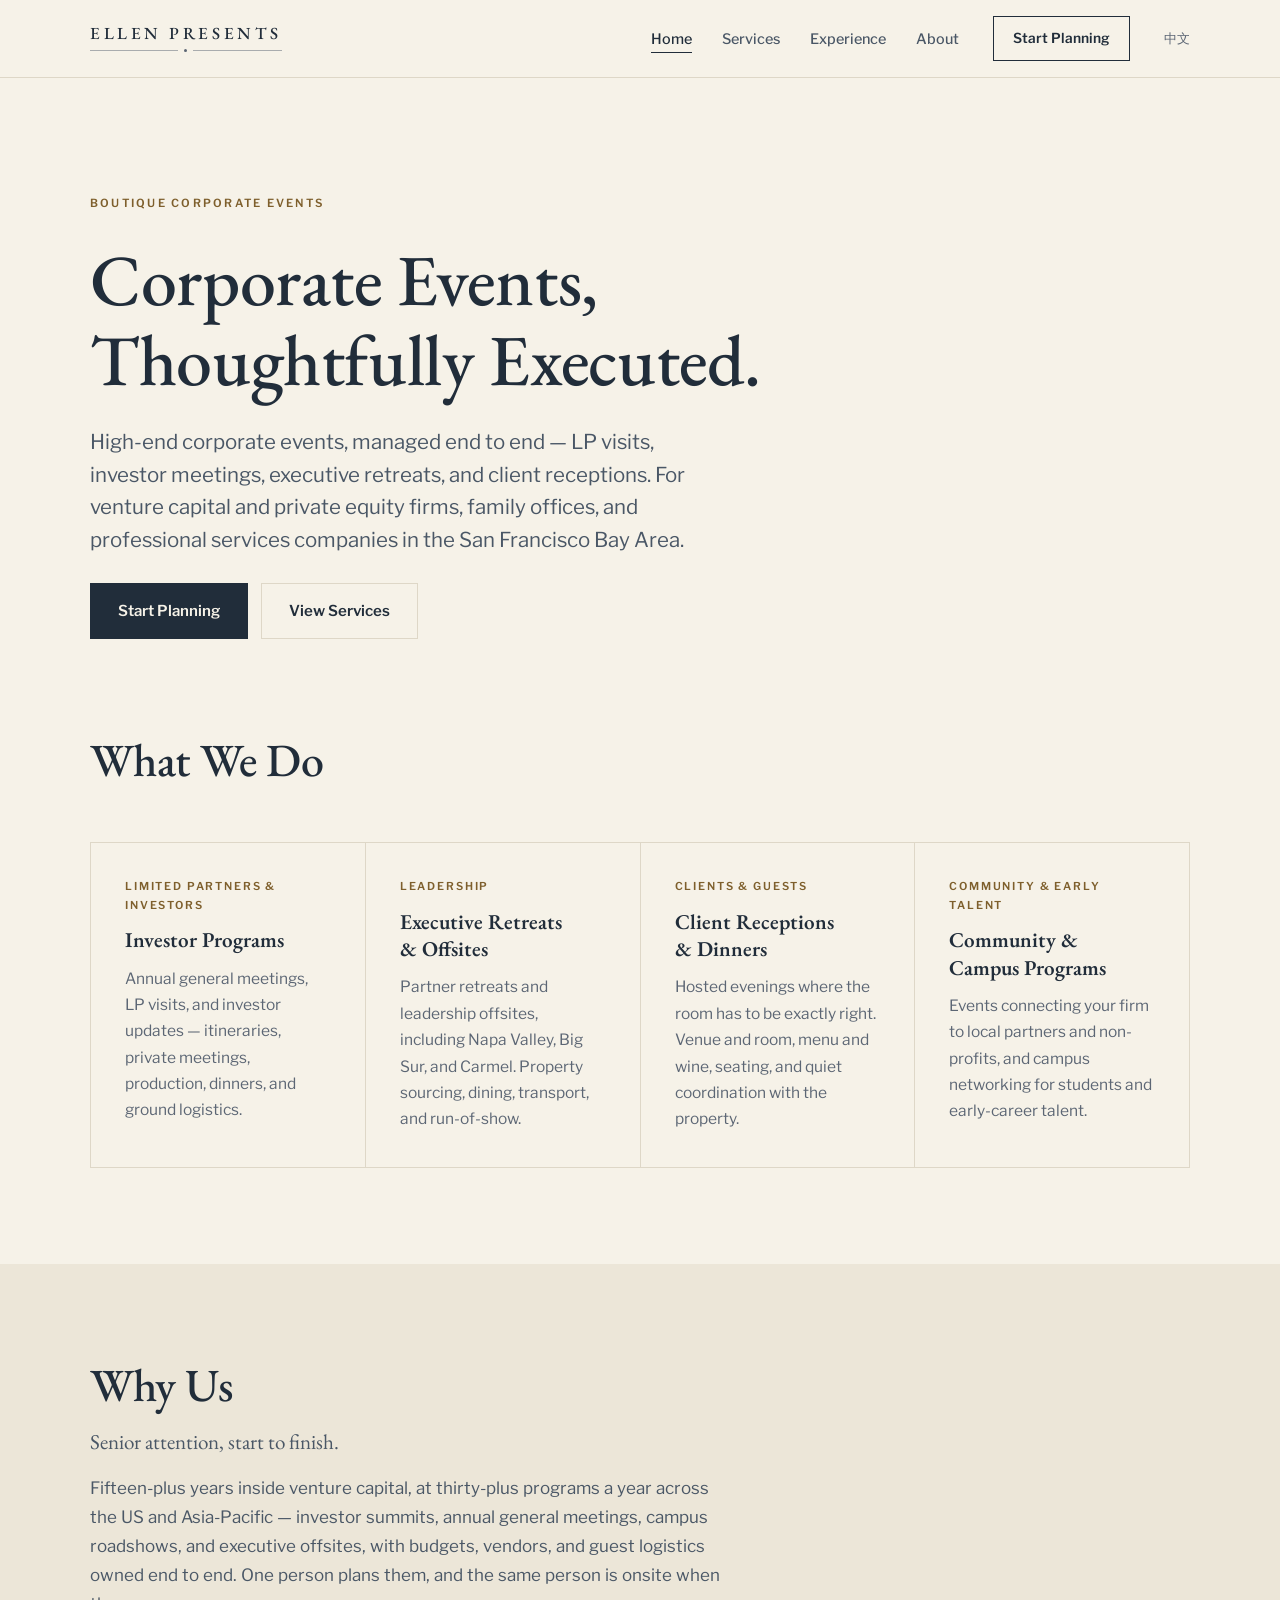
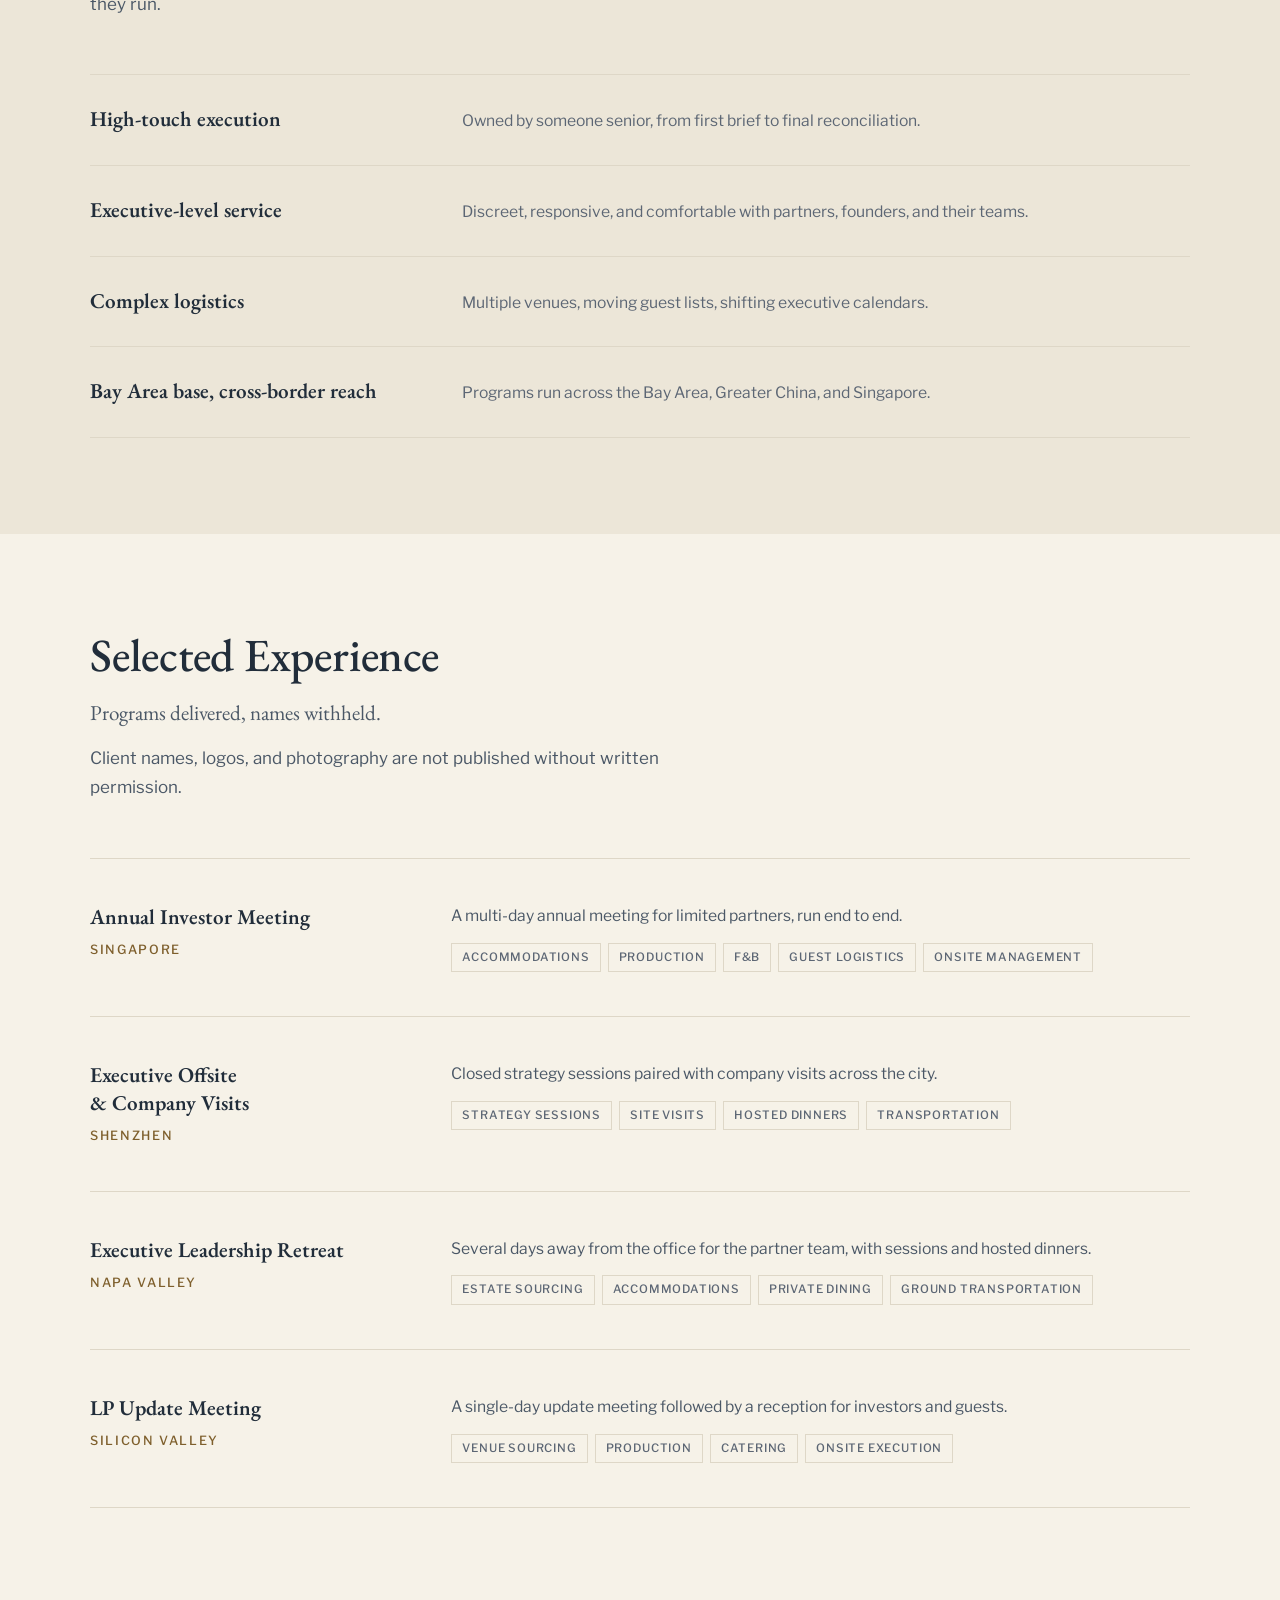
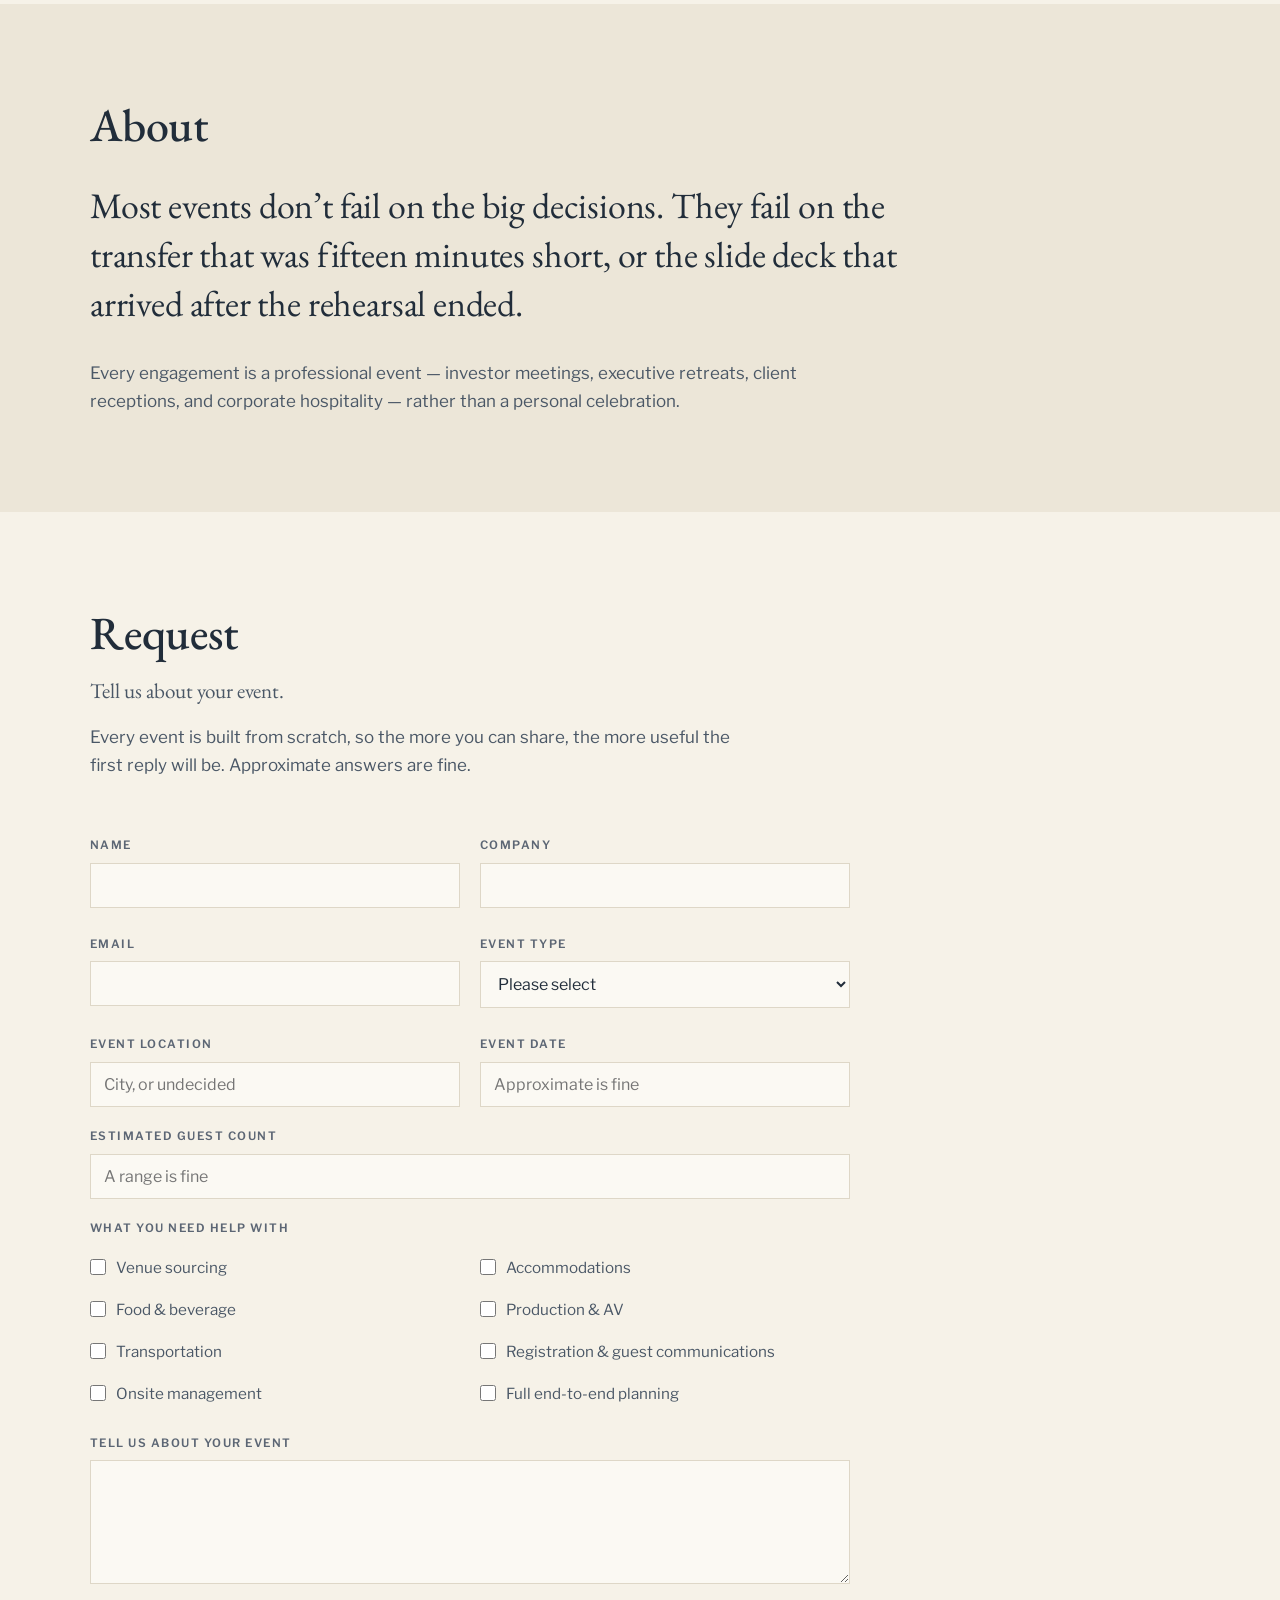
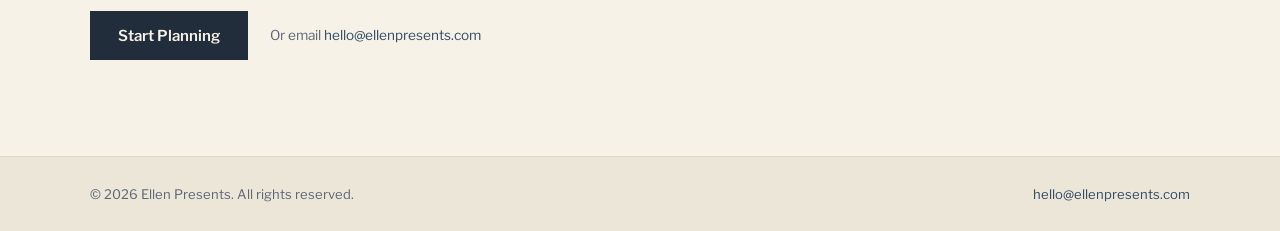
<file: index.html>
<!doctype html>
<html lang="en">
<head>
  <meta charset="utf-8" />
  <meta name="viewport" content="width=device-width, initial-scale=1" />
  <title>Ellen Presents — Boutique Corporate Events in the San Francisco Bay Area</title>
  <meta name="description" content="Boutique corporate event management for venture capital and private equity firms, family offices, and professional services companies in the San Francisco Bay Area. LP visits, investor meetings, executive retreats, and client receptions, managed end to end." />
  <link rel="alternate" hreflang="en" href="https://ellenpresents.com/" />
  <link rel="alternate" hreflang="zh-Hans" href="https://ellenpresents.com/zh/" />
  <link rel="alternate" hreflang="x-default" href="https://ellenpresents.com/" />

  <link rel="preconnect" href="https://fonts.googleapis.com" />
  <link rel="preconnect" href="https://fonts.gstatic.com" crossorigin />
  <link rel="stylesheet" href="https://fonts.googleapis.com/css2?family=EB+Garamond:wght@400;500;600&amp;family=Libre+Franklin:wght@400;500;600&amp;display=swap" />
  <link rel="stylesheet" href="assets/css/site.css?v=6" />
</head>
<body>
  <a class="skip-link" href="#main">Skip to content</a>

  <header class="site-header">
    <nav class="site-nav" aria-label="Main">
      <a class="brand" href="#top" aria-label="Ellen Presents — top of page">
        <span class="brand-mark">Ellen Presents</span>
        <span class="brand-rule" aria-hidden="true"><i></i><b></b><i></i></span>
      </a>
      <button class="nav-toggle" type="button" aria-expanded="false" aria-controls="nav-menu">Menu</button>
      <div class="nav-menu" id="nav-menu">
        <ul class="nav-links">
          <li><a href="#top">Home</a></li>
          <li><a href="#services">Services</a></li>
          <li><a href="#experience">Experience</a></li>
          <li><a href="#about">About</a></li>
        </ul>
        <a class="nav-cta" href="#request">Start Planning</a>
        <a class="nav-lang" href="zh/" hreflang="zh-Hans" lang="zh-Hans">中文</a>
      </div>
    </nav>
  </header>

  <main id="main">

    <section class="hero" id="top">
      <div class="wrap">
        <div class="hero-inner">
          <p class="eyebrow">Boutique Corporate Events</p>
          <h1><span>Corporate Events,</span><span>Thoughtfully Executed.</span></h1>
          <p class="lede">
            High-end corporate events, managed end to end &mdash; LP visits, investor
            meetings, executive retreats, and client receptions. For venture capital and
            private equity firms, family offices, and professional services companies in
            the San Francisco Bay Area.
          </p>
          <div class="btn-row">
            <a class="btn" href="#request">Start Planning</a>
            <a class="btn btn-ghost" href="#services">View Services</a>
          </div>
        </div>
      </div>
    </section>

    <section class="sec" id="services">
      <div class="wrap">
        <div class="sec-head">
          <h2>What We Do</h2>
        </div>
        <div class="svc-grid">
          <article class="svc">
            <span class="fn">Limited Partners &amp; Investors</span>
            <h3>Investor Programs</h3>
            <p>Annual general meetings, LP visits, and investor updates &mdash; itineraries, private meetings, production, dinners, and ground logistics.</p>
          </article>
          <article class="svc">
            <span class="fn">Leadership</span>
            <h3>Executive Retreats &amp; Offsites</h3>
            <p>Partner retreats and leadership offsites, including Napa Valley, Big Sur, and Carmel. Property sourcing, dining, transport, and run-of-show.</p>
          </article>
          <article class="svc">
            <span class="fn">Clients &amp; Guests</span>
            <h3>Client Receptions &amp; Dinners</h3>
            <p>Hosted evenings where the room has to be exactly right. Venue and room, menu and wine, seating, and quiet coordination with the property.</p>
          </article>
          <article class="svc">
            <span class="fn">Community &amp; Early Talent</span>
            <h3>Community &amp; Campus Programs</h3>
            <p>Events connecting your firm to local partners and non-profits, and campus networking for students and early-career talent.</p>
          </article>
        </div>
      </div>
    </section>

    <section class="sec sec-sand2" id="why">
      <div class="wrap">
        <div class="sec-head">
          <h2>Why Us</h2>
          <p class="sec-sub">Senior attention, start to finish.</p>
          <p>
            Fifteen-plus years inside venture capital, at thirty-plus programs a year
            across the US and Asia-Pacific &mdash; investor summits, annual general
            meetings, campus roadshows, and executive offsites, with budgets, vendors,
            and guest logistics owned end to end. One person plans them, and the same
            person is onsite when they run.
          </p>
        </div>
        <div class="rows">
          <div class="row">
            <h3>High-touch execution</h3>
            <p>Owned by someone senior, from first brief to final reconciliation.</p>
          </div>
          <div class="row">
            <h3>Executive-level service</h3>
            <p>Discreet, responsive, and comfortable with partners, founders, and their teams.</p>
          </div>
          <div class="row">
            <h3>Complex logistics</h3>
            <p>Multiple venues, moving guest lists, shifting executive calendars.</p>
          </div>
          <div class="row">
            <h3>Bay Area base, cross-border reach</h3>
            <p>Programs run across the Bay Area, Greater China, and Singapore.</p>
          </div>
        </div>
      </div>
    </section>

    <section class="sec" id="experience">
      <div class="wrap">
        <div class="sec-head">
          <h2>Selected Experience</h2>
          <p class="sec-sub">Programs delivered, names withheld.</p>
          <p>Client names, logos, and photography are not published without written permission.</p>
        </div>
        <div class="cases">
          <article class="case">
            <div class="case-meta">
              <h3>Annual Investor Meeting</h3>
              <span>Singapore</span>
            </div>
            <div class="case-body">
              <p>A multi-day annual meeting for limited partners, run end to end.</p>
              <div class="tags">
                <span>Accommodations</span><span>Production</span><span>F&amp;B</span><span>Guest Logistics</span><span>Onsite Management</span>
              </div>
            </div>
          </article>
          <article class="case">
            <div class="case-meta">
              <h3>Executive Offsite &amp; Company Visits</h3>
              <span>Shenzhen</span>
            </div>
            <div class="case-body">
              <p>Closed strategy sessions paired with company visits across the city.</p>
              <div class="tags">
                <span>Strategy Sessions</span><span>Site Visits</span><span>Hosted Dinners</span><span>Transportation</span>
              </div>
            </div>
          </article>
          <article class="case">
            <div class="case-meta">
              <h3>Executive Leadership Retreat</h3>
              <span>Napa Valley</span>
            </div>
            <div class="case-body">
              <p>Several days away from the office for the partner team, with sessions and hosted dinners.</p>
              <div class="tags">
                <span>Estate Sourcing</span><span>Accommodations</span><span>Private Dining</span><span>Ground Transportation</span>
              </div>
            </div>
          </article>
          <article class="case">
            <div class="case-meta">
              <h3>LP Update Meeting</h3>
              <span>Silicon Valley</span>
            </div>
            <div class="case-body">
              <p>A single-day update meeting followed by a reception for investors and guests.</p>
              <div class="tags">
                <span>Venue Sourcing</span><span>Production</span><span>Catering</span><span>Onsite Execution</span>
              </div>
            </div>
          </article>
        </div>
      </div>
    </section>

    <section class="sec sec-sand2" id="about">
      <div class="wrap stack" style="gap: 30px;">
        <h2>About</h2>
        <p class="pull">
          Most events don&rsquo;t fail on the big decisions. They fail on the transfer that
          was fifteen minutes short, or the slide deck that arrived after the rehearsal ended.
        </p>
        <p class="measure">
          Every engagement is a professional event &mdash; investor meetings, executive
          retreats, client receptions, and corporate hospitality &mdash; rather than a
          personal celebration.
        </p>
      </div>
    </section>

    <section class="sec" id="request">
      <div class="wrap">
        <div class="sec-head">
          <h2>Request</h2>
          <p class="sec-sub">Tell us about your event.</p>
          <p>
            Every event is built from scratch, so the more you can share, the more useful
            the first reply will be. Approximate answers are fine.
          </p>
        </div>
        <div class="form-shell">
          <form id="enquiryForm" novalidate>
            <div class="form-grid">
              <div class="field">
                <label for="name">Name</label>
                <input id="name" name="name" type="text" autocomplete="name" required aria-describedby="err-name" />
                <div class="field-error" id="err-name" data-for="name"></div>
              </div>
              <div class="field">
                <label for="company">Company</label>
                <input id="company" name="company" type="text" autocomplete="organization" />
              </div>
              <div class="field">
                <label for="email">Email</label>
                <input id="email" name="email" type="email" autocomplete="email" required aria-describedby="err-email" />
                <div class="field-error" id="err-email" data-for="email"></div>
              </div>
              <div class="field">
                <label for="eventType">Event type</label>
                <select id="eventType" name="eventType" required aria-describedby="err-eventType">
                  <option value="">Please select</option>
                  <option>Investor program (AGM, LP visit, investor update)</option>
                  <option>Executive retreat or offsite</option>
                  <option>Client reception or dinner</option>
                  <option>Community or campus program</option>
                  <option>Something else</option>
                </select>
                <div class="field-error" id="err-eventType" data-for="eventType"></div>
              </div>
              <div class="field">
                <label for="location">Event location</label>
                <input id="location" name="location" type="text" placeholder="City, or undecided" />
              </div>
              <div class="field">
                <label for="date">Event date</label>
                <input id="date" name="date" type="text" placeholder="Approximate is fine" />
              </div>
              <div class="field full">
                <label for="guests">Estimated guest count</label>
                <input id="guests" name="guests" type="text" placeholder="A range is fine" />
              </div>
              <fieldset class="field full scope">
                <legend>What you need help with</legend>
                <div class="check-grid">
                  <label class="check"><input type="checkbox" name="scope" value="Venue sourcing" /><span>Venue sourcing</span></label>
                  <label class="check"><input type="checkbox" name="scope" value="Accommodations" /><span>Accommodations</span></label>
                  <label class="check"><input type="checkbox" name="scope" value="Food &amp; beverage" /><span>Food &amp; beverage</span></label>
                  <label class="check"><input type="checkbox" name="scope" value="Production &amp; AV" /><span>Production &amp; AV</span></label>
                  <label class="check"><input type="checkbox" name="scope" value="Transportation" /><span>Transportation</span></label>
                  <label class="check"><input type="checkbox" name="scope" value="Registration &amp; guest communications" /><span>Registration &amp; guest communications</span></label>
                  <label class="check"><input type="checkbox" name="scope" value="Onsite management" /><span>Onsite management</span></label>
                  <label class="check"><input type="checkbox" name="scope" value="Full end-to-end planning" /><span>Full end-to-end planning</span></label>
                </div>
              </fieldset>
              <div class="field full">
                <label for="message">Tell us about your event</label>
                <textarea id="message" name="message" required aria-describedby="err-message"></textarea>
                <div class="field-error" id="err-message" data-for="message"></div>
              </div>
              <div class="hp" aria-hidden="true">
                <label for="website">Leave this field empty</label>
                <input id="website" name="website" type="text" tabindex="-1" autocomplete="off" />
              </div>
              <div class="form-status" id="formStatus" hidden></div>
              <div class="form-foot">
                <button class="btn" type="submit">Start Planning</button>
                <p>Or email <a href="mailto:hello@ellenpresents.com">hello@ellenpresents.com</a></p>
              </div>
            </div>
          </form>

        </div>
      </div>
    </section>

  </main>

  <footer class="site-footer">
    <div class="wrap">
      <div class="foot-bot">
        <span>&copy; <span id="year">2026</span> Ellen Presents. All rights reserved.</span>
        <span><a href="mailto:hello@ellenpresents.com">hello@ellenpresents.com</a></span>
      </div>
    </div>
  </footer>

  <script src="assets/js/site.js?v=6"></script>
</body>
</html>
</file>
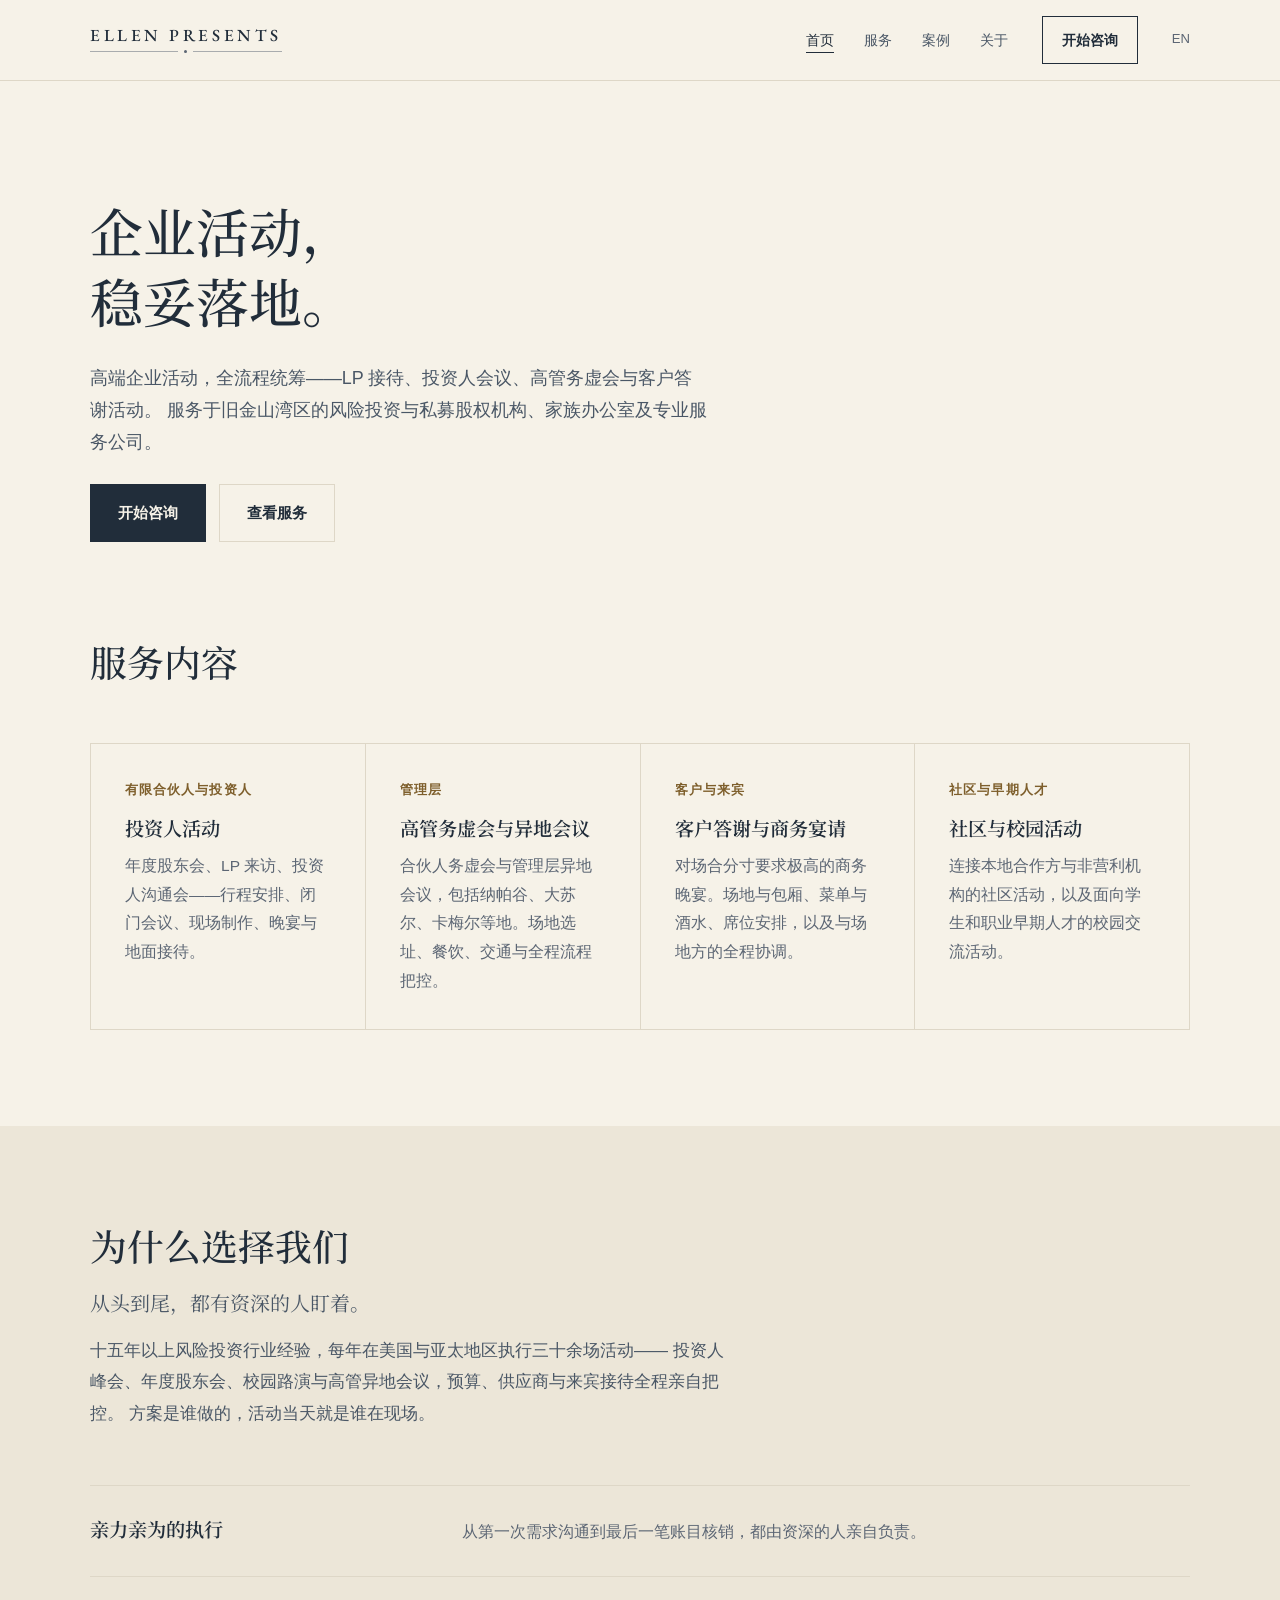
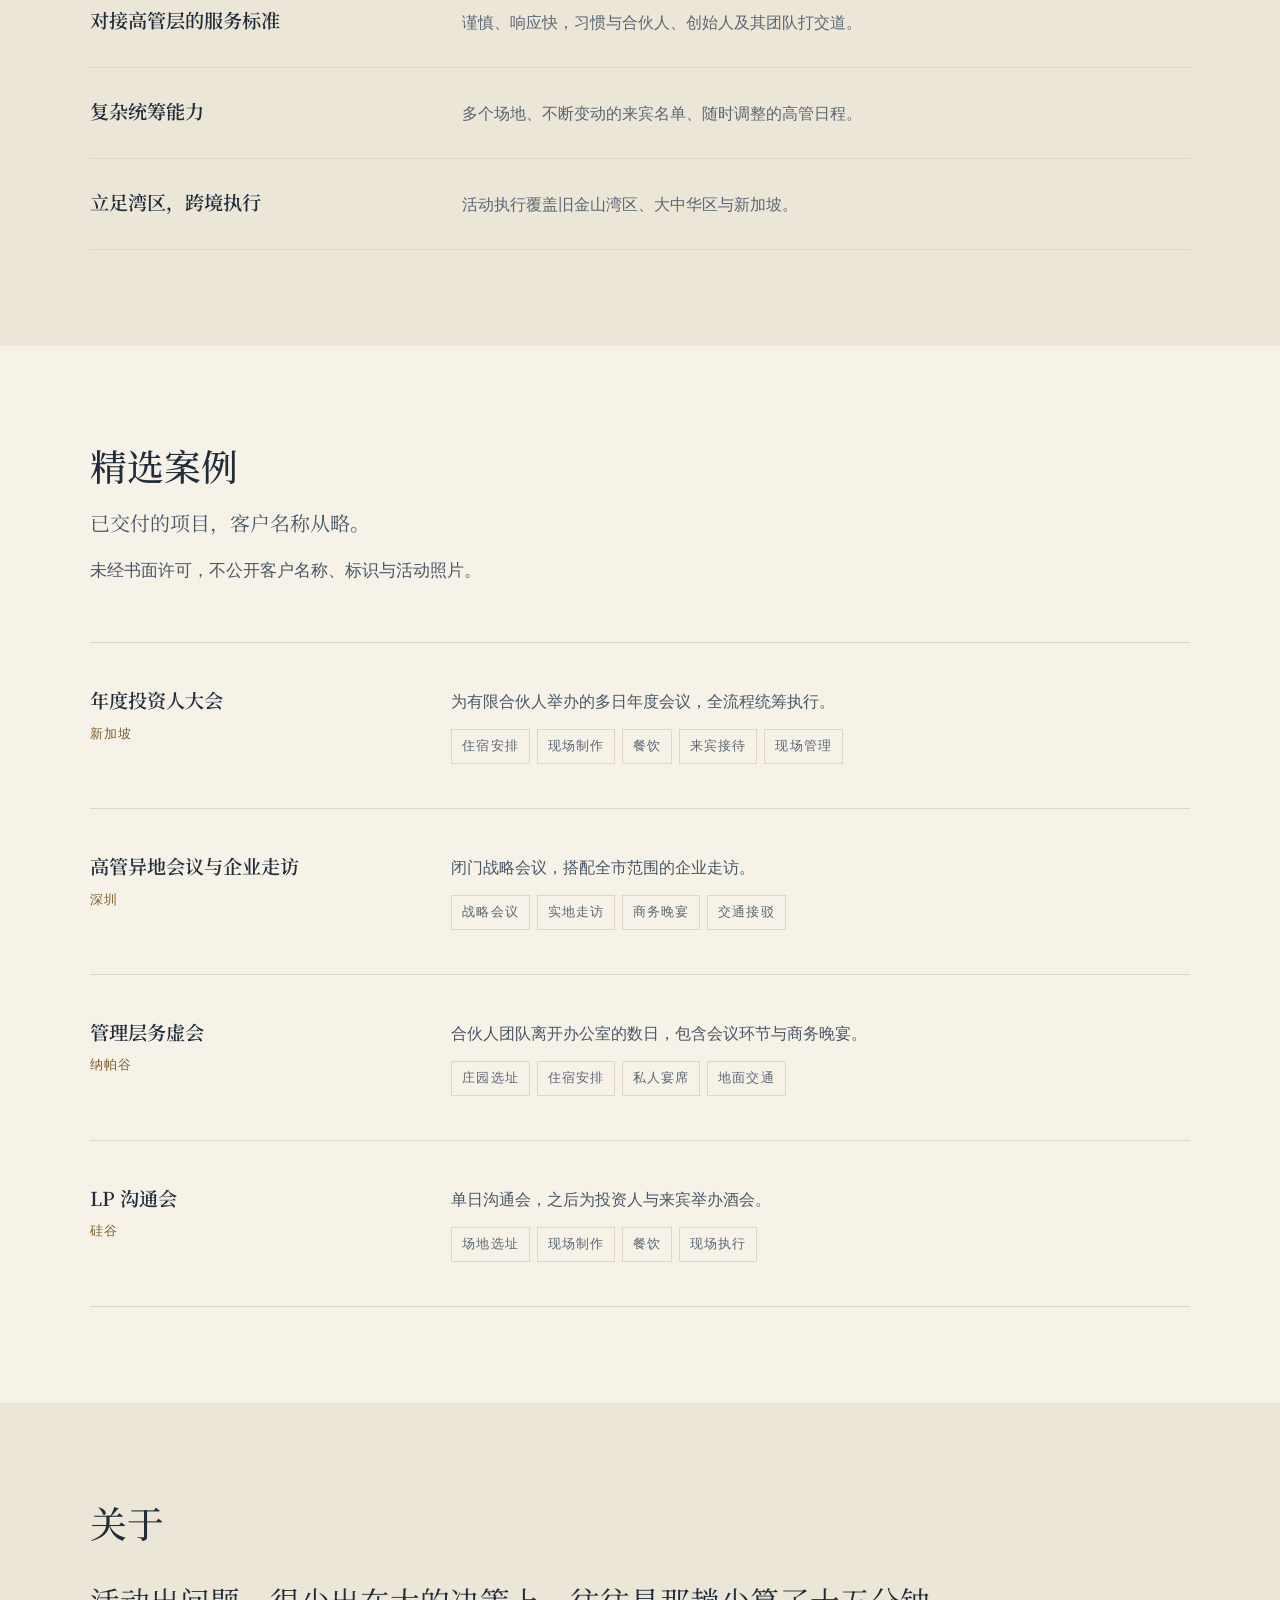
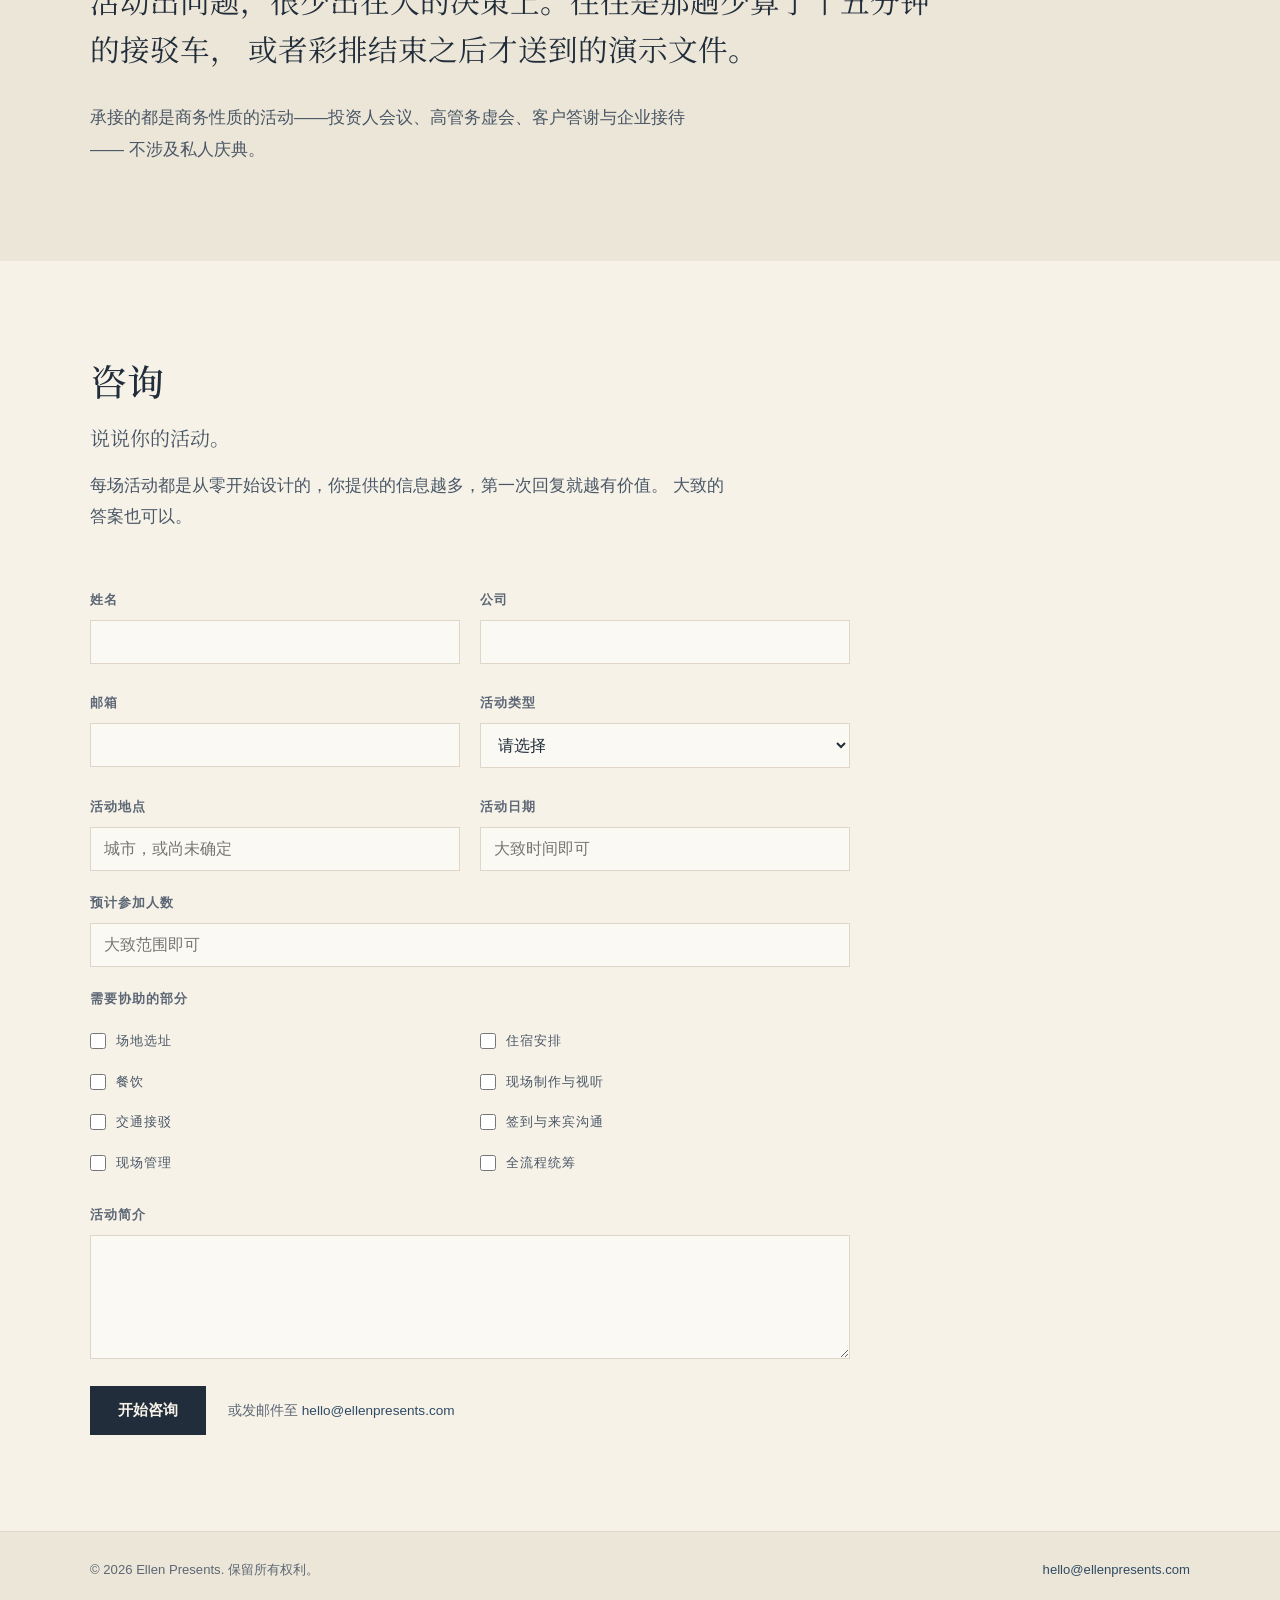
<file: zh/index.html>
<!doctype html>
<html lang="zh-Hans">
<head>
  <meta charset="utf-8" />
  <meta name="viewport" content="width=device-width, initial-scale=1" />
  <title>Ellen Presents — 旧金山湾区精品企业活动策划</title>
  <meta name="description" content="为旧金山湾区的风险投资与私募股权机构、家族办公室及专业服务公司提供高端企业活动的全流程统筹：LP 接待、投资人会议、高管务虚会与客户答谢活动。" />
  <link rel="alternate" hreflang="en" href="https://ellenpresents.com/" />
  <link rel="alternate" hreflang="zh-Hans" href="https://ellenpresents.com/zh/" />
  <link rel="alternate" hreflang="x-default" href="https://ellenpresents.com/" />

  <link rel="preconnect" href="https://fonts.googleapis.com" />
  <link rel="preconnect" href="https://fonts.gstatic.com" crossorigin />
  <link rel="stylesheet" href="https://fonts.googleapis.com/css2?family=EB+Garamond:wght@400;500;600&amp;family=Libre+Franklin:wght@400;500;600&amp;family=Noto+Serif+SC:wght@400;500&amp;display=swap" />
  <link rel="stylesheet" href="../assets/css/site.css?v=6" />
</head>
<body>
  <a class="skip-link" href="#main">跳到正文</a>

  <header class="site-header">
    <nav class="site-nav" aria-label="主导航">
      <a class="brand" href="#top" aria-label="Ellen Presents — 回到顶部">
        <span class="brand-mark">Ellen Presents</span>
        <span class="brand-rule" aria-hidden="true"><i></i><b></b><i></i></span>
      </a>
      <button class="nav-toggle" type="button" aria-expanded="false" aria-controls="nav-menu">菜单</button>
      <div class="nav-menu" id="nav-menu">
        <ul class="nav-links">
          <li><a href="#top">首页</a></li>
          <li><a href="#services">服务</a></li>
          <li><a href="#experience">案例</a></li>
          <li><a href="#about">关于</a></li>
        </ul>
        <a class="nav-cta" href="#request">开始咨询</a>
        <a class="nav-lang" href="../" hreflang="en" lang="en">EN</a>
      </div>
    </nav>
  </header>

  <main id="main">

    <section class="hero" id="top">
      <div class="wrap">
        <div class="hero-inner">
          <h1><span>企业活动，</span><span>稳妥落地。</span></h1>
          <p class="lede">
            高端企业活动，全流程统筹——LP 接待、投资人会议、高管务虚会与客户答谢活动。
            服务于旧金山湾区的风险投资与私募股权机构、家族办公室及专业服务公司。
          </p>
          <div class="btn-row">
            <a class="btn" href="#request">开始咨询</a>
            <a class="btn btn-ghost" href="#services">查看服务</a>
          </div>
        </div>
      </div>
    </section>

    <section class="sec" id="services">
      <div class="wrap">
        <div class="sec-head">
          <h2>服务内容</h2>
        </div>
        <div class="svc-grid">
          <article class="svc">
            <span class="fn">有限合伙人与投资人</span>
            <h3>投资人活动</h3>
            <p>年度股东会、LP 来访、投资人沟通会——行程安排、闭门会议、现场制作、晚宴与地面接待。</p>
          </article>
          <article class="svc">
            <span class="fn">管理层</span>
            <h3>高管务虚会与异地会议</h3>
            <p>合伙人务虚会与管理层异地会议，包括纳帕谷、大苏尔、卡梅尔等地。场地选址、餐饮、交通与全程流程把控。</p>
          </article>
          <article class="svc">
            <span class="fn">客户与来宾</span>
            <h3>客户答谢与商务宴请</h3>
            <p>对场合分寸要求极高的商务晚宴。场地与包厢、菜单与酒水、席位安排，以及与场地方的全程协调。</p>
          </article>
          <article class="svc">
            <span class="fn">社区与早期人才</span>
            <h3>社区与校园活动</h3>
            <p>连接本地合作方与非营利机构的社区活动，以及面向学生和职业早期人才的校园交流活动。</p>
          </article>
        </div>
      </div>
    </section>

    <section class="sec sec-sand2" id="why">
      <div class="wrap">
        <div class="sec-head">
          <h2>为什么选择我们</h2>
          <p class="sec-sub">从头到尾，都有资深的人盯着。</p>
          <p>
            十五年以上风险投资行业经验，每年在美国与亚太地区执行三十余场活动——
            投资人峰会、年度股东会、校园路演与高管异地会议，预算、供应商与来宾接待全程亲自把控。
            方案是谁做的，活动当天就是谁在现场。
          </p>
        </div>
        <div class="rows">
          <div class="row">
            <h3>亲力亲为的执行</h3>
            <p>从第一次需求沟通到最后一笔账目核销，都由资深的人亲自负责。</p>
          </div>
          <div class="row">
            <h3>对接高管层的服务标准</h3>
            <p>谨慎、响应快，习惯与合伙人、创始人及其团队打交道。</p>
          </div>
          <div class="row">
            <h3>复杂统筹能力</h3>
            <p>多个场地、不断变动的来宾名单、随时调整的高管日程。</p>
          </div>
          <div class="row">
            <h3>立足湾区，跨境执行</h3>
            <p>活动执行覆盖旧金山湾区、大中华区与新加坡。</p>
          </div>
        </div>
      </div>
    </section>

    <section class="sec" id="experience">
      <div class="wrap">
        <div class="sec-head">
          <h2>精选案例</h2>
          <p class="sec-sub">已交付的项目，客户名称从略。</p>
          <p>未经书面许可，不公开客户名称、标识与活动照片。</p>
        </div>
        <div class="cases">
          <article class="case">
            <div class="case-meta">
              <h3>年度投资人大会</h3>
              <span>新加坡</span>
            </div>
            <div class="case-body">
              <p>为有限合伙人举办的多日年度会议，全流程统筹执行。</p>
              <div class="tags">
                <span>住宿安排</span><span>现场制作</span><span>餐饮</span><span>来宾接待</span><span>现场管理</span>
              </div>
            </div>
          </article>
          <article class="case">
            <div class="case-meta">
              <h3>高管异地会议与企业走访</h3>
              <span>深圳</span>
            </div>
            <div class="case-body">
              <p>闭门战略会议，搭配全市范围的企业走访。</p>
              <div class="tags">
                <span>战略会议</span><span>实地走访</span><span>商务晚宴</span><span>交通接驳</span>
              </div>
            </div>
          </article>
          <article class="case">
            <div class="case-meta">
              <h3>管理层务虚会</h3>
              <span>纳帕谷</span>
            </div>
            <div class="case-body">
              <p>合伙人团队离开办公室的数日，包含会议环节与商务晚宴。</p>
              <div class="tags">
                <span>庄园选址</span><span>住宿安排</span><span>私人宴席</span><span>地面交通</span>
              </div>
            </div>
          </article>
          <article class="case">
            <div class="case-meta">
              <h3>LP 沟通会</h3>
              <span>硅谷</span>
            </div>
            <div class="case-body">
              <p>单日沟通会，之后为投资人与来宾举办酒会。</p>
              <div class="tags">
                <span>场地选址</span><span>现场制作</span><span>餐饮</span><span>现场执行</span>
              </div>
            </div>
          </article>
        </div>
      </div>
    </section>

    <section class="sec sec-sand2" id="about">
      <div class="wrap stack" style="gap: 30px;">
        <h2>关于</h2>
        <p class="pull">
          活动出问题，很少出在大的决策上。往往是那趟少算了十五分钟的接驳车，
          或者彩排结束之后才送到的演示文件。
        </p>
        <p class="measure">
          承接的都是商务性质的活动——投资人会议、高管务虚会、客户答谢与企业接待——
          不涉及私人庆典。
        </p>
      </div>
    </section>

    <section class="sec" id="request">
      <div class="wrap">
        <div class="sec-head">
          <h2>咨询</h2>
          <p class="sec-sub">说说你的活动。</p>
          <p>
            每场活动都是从零开始设计的，你提供的信息越多，第一次回复就越有价值。
            大致的答案也可以。
          </p>
        </div>
        <div class="form-shell">
          <form id="enquiryForm" novalidate>
            <div class="form-grid">
              <div class="field">
                <label for="name">姓名</label>
                <input id="name" name="name" type="text" autocomplete="name" required aria-describedby="err-name" />
                <div class="field-error" id="err-name" data-for="name"></div>
              </div>
              <div class="field">
                <label for="company">公司</label>
                <input id="company" name="company" type="text" autocomplete="organization" />
              </div>
              <div class="field">
                <label for="email">邮箱</label>
                <input id="email" name="email" type="email" autocomplete="email" required aria-describedby="err-email" />
                <div class="field-error" id="err-email" data-for="email"></div>
              </div>
              <div class="field">
                <label for="eventType">活动类型</label>
                <select id="eventType" name="eventType" required aria-describedby="err-eventType">
                  <option value="">请选择</option>
                  <option>投资人活动（年度股东会、LP 来访、投资人沟通会）</option>
                  <option>高管务虚会或异地会议</option>
                  <option>客户答谢或商务宴请</option>
                  <option>社区或校园活动</option>
                  <option>其他</option>
                </select>
                <div class="field-error" id="err-eventType" data-for="eventType"></div>
              </div>
              <div class="field">
                <label for="location">活动地点</label>
                <input id="location" name="location" type="text" placeholder="城市，或尚未确定" />
              </div>
              <div class="field">
                <label for="date">活动日期</label>
                <input id="date" name="date" type="text" placeholder="大致时间即可" />
              </div>
              <div class="field full">
                <label for="guests">预计参加人数</label>
                <input id="guests" name="guests" type="text" placeholder="大致范围即可" />
              </div>
              <fieldset class="field full scope">
                <legend>需要协助的部分</legend>
                <div class="check-grid">
                  <label class="check"><input type="checkbox" name="scope" value="场地选址" /><span>场地选址</span></label>
                  <label class="check"><input type="checkbox" name="scope" value="住宿安排" /><span>住宿安排</span></label>
                  <label class="check"><input type="checkbox" name="scope" value="餐饮" /><span>餐饮</span></label>
                  <label class="check"><input type="checkbox" name="scope" value="现场制作与视听" /><span>现场制作与视听</span></label>
                  <label class="check"><input type="checkbox" name="scope" value="交通接驳" /><span>交通接驳</span></label>
                  <label class="check"><input type="checkbox" name="scope" value="签到与来宾沟通" /><span>签到与来宾沟通</span></label>
                  <label class="check"><input type="checkbox" name="scope" value="现场管理" /><span>现场管理</span></label>
                  <label class="check"><input type="checkbox" name="scope" value="全流程统筹" /><span>全流程统筹</span></label>
                </div>
              </fieldset>
              <div class="field full">
                <label for="message">活动简介</label>
                <textarea id="message" name="message" required aria-describedby="err-message"></textarea>
                <div class="field-error" id="err-message" data-for="message"></div>
              </div>
              <div class="hp" aria-hidden="true">
                <label for="website">请勿填写此项</label>
                <input id="website" name="website" type="text" tabindex="-1" autocomplete="off" />
              </div>
              <div class="form-status" id="formStatus" hidden></div>
              <div class="form-foot">
                <button class="btn" type="submit">开始咨询</button>
                <p>或发邮件至 <a href="mailto:hello@ellenpresents.com">hello@ellenpresents.com</a></p>
              </div>
            </div>
          </form>
        </div>
      </div>
    </section>

  </main>

  <footer class="site-footer">
    <div class="wrap">
      <div class="foot-bot">
        <span>&copy; <span id="year">2026</span> Ellen Presents. 保留所有权利。</span>
        <span><a href="mailto:hello@ellenpresents.com">hello@ellenpresents.com</a></span>
      </div>
    </div>
  </footer>

  <script src="../assets/js/site.js?v=6"></script>
</body>
</html>
</file>
<file: assets/css/site.css>
/* ======================================================================
   Ellen Presents — shared stylesheet
   Loaded by every page. Dependency-free apart from the Google Fonts link
   in each page's <head>.
   ====================================================================== */
:root {
  --sand:    #f6f2e8;
  --sand-2:  #ece6d8;
  --line:    #ded7c7;
  --paper:   #fbf9f3;
  --ink:     #212d3a;
  --umber:   #4a5766;
  --muted:   #5c6674;
  --accent:  #2f4a63;
  --accent-2:#46647f;
  --brass:   #7e5f2c;
  --brass-lift: #c9a96a;

  --header-bg:    rgba(246, 242, 232, 0.94);
  --on-ink-soft:  rgba(251, 249, 243, 0.74);
  --on-ink-faint: rgba(251, 249, 243, 0.32);
  --on-ink-rule:  rgba(251, 249, 243, 0.28);
  --focus-ring:   rgba(47, 74, 99, 0.17);
  --pill-shadow:  rgba(33, 45, 58, 0.26);

  --display: "EB Garamond", Georgia, "Palatino Linotype", "Book Antiqua", serif;
  --sans: "Libre Franklin", -apple-system, BlinkMacSystemFont, "Segoe UI", Helvetica, Arial, sans-serif;

  --maxw: 1180px;
  --measure: 66ch;
  --ease: cubic-bezier(0.22, 0.61, 0.24, 1);
}

*, *::before, *::after { box-sizing: border-box; }

/* ----------------------------------------------------- Chinese typography
   The Latin faces carry no CJK glyphs, and the tracking the Latin setting
   relies on works against Chinese: negative tracking on headings, wide
   tracking on uppercase labels, and a 1.12 heading leading that is too tight
   once glyphs fill their em box. Overridden per-token so every component
   inherits the change. */
html[lang|="zh"] {
  --display: "Noto Serif SC", "Songti SC", STSong, "SimSun", serif;
  --sans: "PingFang SC", "Hiragino Sans GB", "Microsoft YaHei", "Noto Sans SC", sans-serif;
}
html[lang|="zh"] h1,
html[lang|="zh"] h2,
html[lang|="zh"] h3,
html[lang|="zh"] h4 {
  letter-spacing: 0;
  line-height: 1.32;
}
/* CJK glyphs read larger than Latin at the same size, so the display scale
   comes down rather than across. */
html[lang|="zh"] h1 { font-size: clamp(2.1rem, 4.4vw, 3.3rem); }
html[lang|="zh"] h2 { font-size: clamp(1.6rem, 2.9vw, 2.3rem); }
html[lang|="zh"] h3 { font-size: 1.2rem; }
html[lang|="zh"] .pull { font-size: clamp(1.3rem, 2.4vw, 1.85rem); line-height: 1.6; letter-spacing: 0; }
html[lang|="zh"] .lede { font-size: clamp(1.02rem, 1.4vw, 1.18rem); line-height: 1.8; }
html[lang|="zh"] .sec-sub { font-size: 1.25rem; line-height: 1.6; }
html[lang|="zh"] body { line-height: 1.85; }
/* Uppercase does nothing to CJK, and 0.2em tracking pulls the characters
   apart; enough is kept to still read as a label. */
html[lang|="zh"] .eyebrow,
html[lang|="zh"] .svc .fn,
html[lang|="zh"] .case-meta span,
html[lang|="zh"] label,
html[lang|="zh"] .scope legend,
html[lang|="zh"] .tags span { letter-spacing: 0.08em; }

/* Every label here was sized for uppercase Latin, which stays legible down at
   11px. A Chinese glyph packs many more strokes into the same em box and turns
   to mush there, so each one comes up to at least 13px. */
/* rem resolves against the 16px root, not the 17px body, so 0.84rem lands at
   13.4px — one size for every label, rather than the five the Latin setting
   had reason to distinguish by cap height. */
html[lang|="zh"] .eyebrow,
html[lang|="zh"] .svc .fn,
html[lang|="zh"] .case-meta span,
html[lang|="zh"] label,
html[lang|="zh"] .scope legend,
html[lang|="zh"] .tags span,
html[lang|="zh"] .nav-toggle { font-size: 0.84rem; }
html[lang|="zh"] .nav-cta { font-size: 0.88rem; }
/* The wordmark stays Latin on both versions. */
html[lang|="zh"] .brand-mark { font-family: "EB Garamond", Georgia, serif; letter-spacing: 0.21em; }



html { scroll-behavior: smooth; }
@media (prefers-reduced-motion: reduce) { html { scroll-behavior: auto; } }
/* Clears the sticky header when a nav link jumps to a section. */
section[id] { scroll-margin-top: 84px; }
@media (max-width: 720px) { section[id] { scroll-margin-top: 72px; } }

body {
  margin: 0;
  background: var(--sand);
  color: var(--umber);
  font-family: var(--sans);
  font-size: 17px;
  line-height: 1.7;
  -webkit-font-smoothing: antialiased;
  -moz-osx-font-smoothing: grayscale;
}

h1, h2, h3, h4 {
  font-family: var(--display);
  font-weight: 400;
  color: var(--ink);
  margin: 0;
  text-wrap: balance;
  line-height: 1.12;
  letter-spacing: -0.005em;
}
h1 { font-size: clamp(2.7rem, 6vw, 4.5rem); font-weight: 500; }
h2 { font-size: clamp(1.95rem, 3.6vw, 2.9rem); font-weight: 500; }
h3 { font-size: 1.32rem; font-weight: 600; letter-spacing: 0; line-height: 1.3; }

p { margin: 0; }
a { color: var(--accent); text-decoration: none; }
a:hover { color: var(--accent-2); }

:focus-visible { outline: 2px solid var(--accent); outline-offset: 3px; }

.skip-link {
  position: absolute;
  left: -9999px;
  top: 0;
  z-index: 200;
  background: var(--ink);
  color: var(--paper);
  padding: 12px 18px;
  font-size: 0.9rem;
  font-weight: 600;
}
.skip-link:focus { left: 12px; top: 12px; color: var(--paper); }

.wrap {
  max-width: var(--maxw);
  margin: 0 auto;
  padding: 0 clamp(20px, 4vw, 40px);
}
.stack { display: flex; flex-direction: column; }
.measure { max-width: var(--measure); }

.eyebrow {
  font-family: var(--sans);
  font-size: 0.7rem;
  font-weight: 600;
  letter-spacing: 0.2em;
  text-transform: uppercase;
  color: var(--brass);
}
.lede {
  font-size: clamp(1.08rem, 1.6vw, 1.32rem);
  line-height: 1.6;
  color: var(--umber);
}

/* ---------------------------------------------------------- Header */
.site-header {
  position: sticky;
  top: 0;
  z-index: 60;
  background: var(--header-bg);
  backdrop-filter: blur(12px) saturate(1.3);
  border-bottom: 1px solid var(--line);
}
.site-nav {
  max-width: var(--maxw);
  margin: 0 auto;
  padding: 16px clamp(20px, 4vw, 40px);
  display: flex;
  align-items: center;
  justify-content: space-between;
  gap: 24px;
}
/* Wordmark lockup — the type half of the logo. Swap in the full monogram
   artwork by replacing the two spans with an <img>/<svg>; the sizing here
   is what the header expects. */
.brand { display: flex; flex-direction: column; align-items: stretch; gap: 7px; color: var(--ink); }
.brand:hover { color: var(--ink); }
.brand-mark {
  font-family: var(--display);
  font-size: 1.06rem;
  font-weight: 500;
  letter-spacing: 0.21em;
  text-transform: uppercase;
  line-height: 1;
  white-space: nowrap;
}
.brand-rule { display: flex; align-items: center; gap: 6px; }
.brand-rule i { flex: 1; height: 1px; background: var(--muted); opacity: 0.5; }
.brand-rule b { width: 3px; height: 3px; border-radius: 50%; background: var(--muted); }

.nav-menu { display: flex; align-items: center; gap: clamp(18px, 3vw, 34px); }
.nav-links { display: flex; align-items: center; gap: clamp(14px, 2.4vw, 30px); list-style: none; margin: 0; padding: 0; }
.nav-links a {
  font-family: var(--sans);
  font-size: 0.9rem;
  font-weight: 500;
  color: var(--umber);
  background: none;
  border: 0;
  border-bottom: 1px solid transparent;
  padding: 4px 0;
  cursor: pointer;
}
.nav-links a:hover { color: var(--ink); border-bottom-color: var(--brass); }
.nav-links a[aria-current] { color: var(--ink); border-bottom-color: var(--ink); }

.nav-cta {
  font-family: var(--sans);
  font-size: 0.86rem;
  font-weight: 600;
  padding: 10px 19px;
  border: 1px solid var(--ink);
  color: var(--ink);
  background: none;
  cursor: pointer;
  transition: background 0.2s var(--ease), color 0.2s var(--ease);
}
.nav-cta:hover { background: var(--ink); color: var(--sand); }
.nav-cta[aria-current] { background: var(--ink); color: var(--sand); }

.nav-lang {
  font-family: var(--sans);
  font-size: 0.82rem;
  font-weight: 500;
  color: var(--muted);
  padding: 4px 0;
  border-bottom: 1px solid transparent;
  white-space: nowrap;
}
.nav-lang:hover { color: var(--ink); border-bottom-color: var(--brass); }

.nav-toggle {
  display: none;
  font-family: var(--sans);
  font-size: 0.78rem;
  font-weight: 600;
  letter-spacing: 0.1em;
  text-transform: uppercase;
  color: var(--ink);
  background: none;
  border: 1px solid var(--line);
  padding: 9px 13px;
  cursor: pointer;
}

/* ---------------------------------------------------------- Buttons */
.btn {
  display: inline-flex;
  align-items: center;
  gap: 9px;
  font-family: var(--sans);
  font-size: 0.94rem;
  font-weight: 600;
  padding: 14px 27px;
  border: 1px solid var(--ink);
  background: var(--ink);
  color: var(--sand);
  cursor: pointer;
  transition: background 0.2s var(--ease), border-color 0.2s var(--ease), color 0.2s var(--ease);
}
.btn:hover { background: var(--accent); border-color: var(--accent); color: var(--paper); }
.btn-ghost { background: none; color: var(--ink); border-color: var(--line); }
.btn-ghost:hover { background: none; color: var(--accent); border-color: var(--accent); }
.btn-row { display: flex; flex-wrap: wrap; gap: 13px; }

.arrow {
  display: inline-flex;
  align-items: center;
  gap: 8px;
  font-size: 0.84rem;
  font-weight: 600;
  letter-spacing: 0.1em;
  text-transform: uppercase;
  color: var(--accent);
  background: none;
  border: 0;
  padding: 0;
  cursor: pointer;
  font-family: var(--sans);
}
.arrow i { font-style: normal; transition: transform 0.2s var(--ease); }
.arrow:hover i { transform: translateX(5px); }

/* ---------------------------------------------------------- Sections */
.sec { padding: clamp(58px, 7.5vw, 104px) 0; }
.sec-sand2 { background: var(--sand-2); }
.sec-ink { background: var(--ink); }
.sec-ink h2, .sec-ink h3 { color: var(--paper); }
.sec-ink p { color: var(--on-ink-soft); }
.sec-ink .eyebrow { color: var(--brass-lift); }
.sec-ink .btn { background: var(--paper); border-color: var(--paper); color: var(--ink); }
.sec-ink .btn:hover { background: var(--brass-lift); border-color: var(--brass-lift); }
.sec-ink .btn-ghost { background: none; color: var(--paper); border-color: var(--on-ink-faint); }
.sec-ink .btn-ghost:hover { border-color: var(--paper); color: var(--paper); }

.narrow { display: flex; flex-direction: column; gap: 22px; max-width: 640px; }

.sec-head { display: flex; flex-direction: column; gap: 16px; max-width: 640px; margin-bottom: clamp(34px, 4.5vw, 56px); }
/* Each section is titled by its own name, which matches the nav; the sentence
   that used to be the heading drops to a subtitle under it — bigger than body
   copy, well clear of the heading. */
.sec-sub {
  font-family: var(--display);
  font-size: 1.32rem;
  line-height: 1.45;
  color: var(--umber);
}

/* ---------------------------------------------------------- Hero */
.hero { padding: clamp(60px, 9vw, 122px) 0 0; }
.hero-inner { display: flex; flex-direction: column; gap: 26px; max-width: 880px; }
.hero h1 span { display: block; }
.hero .lede { max-width: 620px; }

/* ---------------------------------------------------------- Services */
.svc-grid {
  display: grid;
  grid-template-columns: repeat(auto-fit, minmax(268px, 1fr));
  border-top: 1px solid var(--line);
  border-left: 1px solid var(--line);
}
.svc {
  border-right: 1px solid var(--line);
  border-bottom: 1px solid var(--line);
  padding: clamp(24px, 3vw, 34px);
  display: flex;
  flex-direction: column;
  gap: 12px;
  transition: background 0.25s var(--ease);
}
.svc:hover { background: var(--paper); }
/* The tag names the internal function the event serves — it carries
   information, which a decorative 01/02/03 would not. */
.svc .fn {
  font-size: 0.68rem;
  font-weight: 600;
  letter-spacing: 0.17em;
  text-transform: uppercase;
  color: var(--brass);
}
.svc p { font-size: 0.97rem; color: var(--muted); }

/* ---------------------------------------------------------- Value rows */
.rows { border-top: 1px solid var(--line); }
.row {
  display: grid;
  grid-template-columns: minmax(0, 0.44fr) minmax(0, 1fr);
  gap: clamp(14px, 4vw, 54px);
  padding: clamp(22px, 3vw, 30px) 0;
  border-bottom: 1px solid var(--line);
  align-items: baseline;
}
.row p { font-size: 0.98rem; color: var(--muted); }

/* ---------------------------------------------------------- Cases */
.cases { border-top: 1px solid var(--line); }
.case {
  display: grid;
  grid-template-columns: minmax(0, 0.42fr) minmax(0, 1fr);
  gap: clamp(16px, 4vw, 54px);
  padding: clamp(26px, 3.6vw, 44px) 0;
  border-bottom: 1px solid var(--line);
}
/* The event name is the case's title and takes the global h3; the
   location sits under it as a label. */
.case-meta { display: flex; flex-direction: column; gap: 9px; }
.case-meta span {
  font-family: var(--sans);
  font-size: 0.79rem;
  font-weight: 500;
  letter-spacing: 0.13em;
  text-transform: uppercase;
  color: var(--brass);
}
.case-body { display: flex; flex-direction: column; gap: 13px; }
/* Matches .row p and .svc p. At full body size it sat only a couple of
   pixels under the h3 beside it and the hierarchy flattened. */
.case-body p { font-size: 0.98rem; }
.tags { display: flex; flex-wrap: wrap; gap: 7px; }
.tags span {
  font-size: 0.72rem;
  font-weight: 500;
  letter-spacing: 0.07em;
  text-transform: uppercase;
  color: var(--muted);
  border: 1px solid var(--line);
  padding: 4px 10px;
}

.note {
  border-left: 2px solid var(--brass);
  padding: 4px 0 4px 20px;
  font-size: 0.97rem;
  color: var(--muted);
  max-width: var(--measure);
}

.pull {
  font-family: var(--display);
  font-size: clamp(1.5rem, 3vw, 2.25rem);
  line-height: 1.36;
  letter-spacing: -0.005em;
  color: var(--ink);
  max-width: 860px;
}

/* ---------------------------------------------------------- Form */
/* The form stands alone now. Capped so inputs stay a comfortable width
   instead of stretching the full page. */
.form-shell { max-width: 760px; }
.form-grid { display: grid; grid-template-columns: repeat(2, minmax(0, 1fr)); gap: 20px; }
.field { display: flex; flex-direction: column; gap: 7px; }
.field.full { grid-column: 1 / -1; }
label {
  font-size: 0.72rem;
  font-weight: 600;
  letter-spacing: 0.13em;
  text-transform: uppercase;
  color: var(--muted);
}
input, select, textarea {
  font-family: var(--sans);
  font-size: 1rem;
  color: var(--ink);
  background: var(--paper);
  border: 1px solid var(--line);
  padding: 12px 13px;
  width: 100%;
  transition: border-color 0.2s var(--ease), box-shadow 0.2s var(--ease);
}
input:hover, select:hover, textarea:hover { border-color: var(--muted); }
input:focus, select:focus, textarea:focus {
  outline: none;
  border-color: var(--accent);
  box-shadow: 0 0 0 3px var(--focus-ring);
}
textarea { resize: vertical; min-height: 124px; }
.scope { border: 0; padding: 0; margin: 0; min-width: 0; }
.scope legend {
  padding: 0;
  font-size: 0.72rem;
  font-weight: 600;
  letter-spacing: 0.13em;
  text-transform: uppercase;
  color: var(--muted);
  margin-bottom: 10px;
}
.check-grid {
  display: grid;
  /* 260px keeps this at two columns inside the capped form, matching the
     field grid above; 220px let it break into three ragged ones. */
  grid-template-columns: repeat(auto-fit, minmax(260px, 1fr));
  gap: 2px 20px;
}
.check {
  display: flex;
  align-items: flex-start;
  gap: 10px;
  padding: 7px 0;
  font-size: 0.95rem;
  font-weight: 400;
  letter-spacing: 0;
  text-transform: none;
  color: var(--umber);
  cursor: pointer;
}
.check input {
  width: 16px;
  height: 16px;
  margin: 4px 0 0;
  flex: none;
  accent-color: var(--accent);
  cursor: pointer;
}
.check:hover { color: var(--ink); }

/* Bait for bots, which fill every field they find. Off-screen rather than
   display:none, which some bots check for. Never shown, never focusable. */
.hp { position: absolute; left: -9999px; width: 1px; height: 1px; overflow: hidden; }

.form-foot { grid-column: 1 / -1; display: flex; flex-wrap: wrap; align-items: center; gap: 16px 22px; }
.form-foot p { font-size: 0.85rem; color: var(--muted); }
.form-status {
  grid-column: 1 / -1;
  border-left: 2px solid var(--accent);
  transition: border-color 0.2s var(--ease);
  background: var(--sand-2);
  padding: 14px 17px;
  font-size: 0.93rem;
  color: var(--umber);
}
.field-error {
  font-size: 0.82rem;
  font-weight: 400;
  letter-spacing: 0;
  text-transform: none;
  color: #8c2f22;
  min-height: 0;
}
input[aria-invalid="true"], select[aria-invalid="true"], textarea[aria-invalid="true"] {
  border-color: #8c2f22;
}

.form-status.is-error { border-left-color: var(--brass); }

/* ---------------------------------------------------------- Footer */
.site-footer { background: var(--sand-2); border-top: 1px solid var(--line); }
.foot-bot {
  padding: 26px 0;
  display: flex;
  flex-wrap: wrap;
  justify-content: space-between;
  gap: 10px;
  font-size: 0.82rem;
  color: var(--muted);
}

/* ---------------------------------------------------------- Responsive */
@media (max-width: 900px) {
  .row, .case { grid-template-columns: 1fr; }
  .row, .case { gap: 12px; }
}
@media (max-width: 720px) {
  body { font-size: 16.5px; }
  .site-nav { flex-wrap: wrap; }
  .nav-toggle { display: block; }
  .nav-menu {
    display: none;
    order: 3;
    width: 100%;
    flex-direction: column;
    align-items: flex-start;
    gap: 0;
    margin-top: 12px;
    border-top: 1px solid var(--line);
  }
  .nav-menu.is-open { display: flex; }
  .nav-links { flex-direction: column; align-items: stretch; gap: 0; width: 100%; }
  .nav-links li { border-bottom: 1px solid var(--line); }
  .nav-links a { display: block; width: 100%; padding: 13px 0; border-bottom: 0; }
  .nav-cta { margin: 16px 0; }
  .form-grid { grid-template-columns: 1fr; }
}
@media (max-width: 520px) {
  .btn { width: 100%; justify-content: center; }
}
@media (prefers-reduced-motion: reduce) {
  *, *::before, *::after { transition-duration: 0.01ms !important; }
}
</file>
